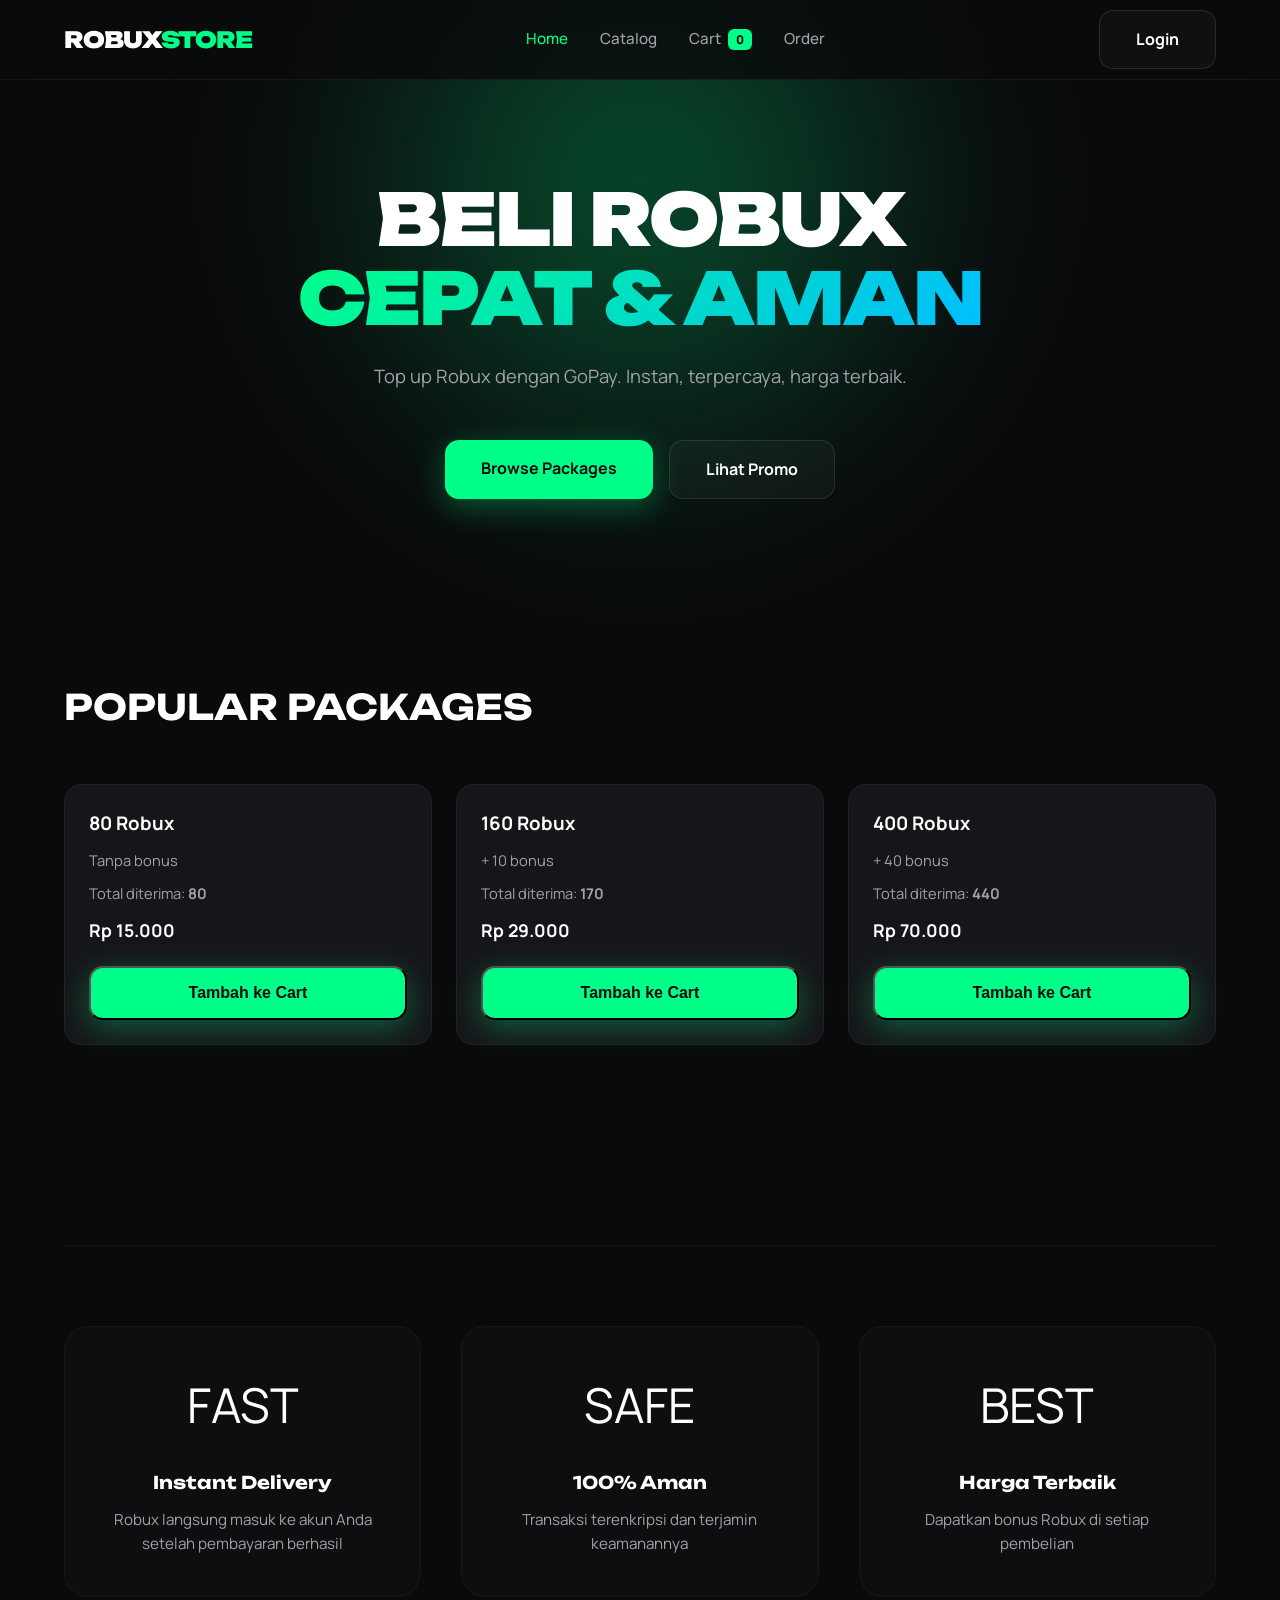
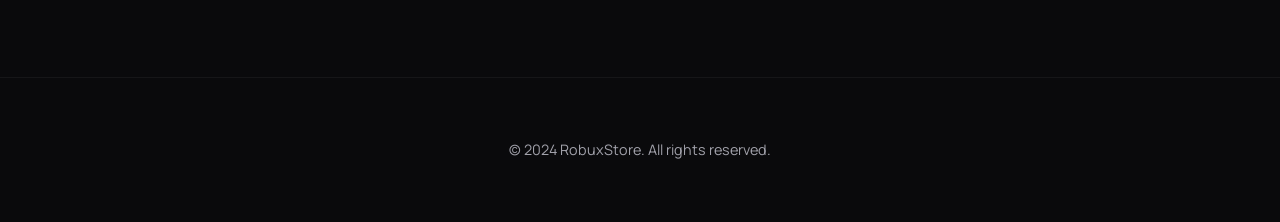
<file: index.html>
﻿<!DOCTYPE html>
<html lang="id" class="dark">
<head>
    <meta charset="UTF-8">
    <meta name="viewport" content="width=device-width, initial-scale=1.0">
    <title>RobuxStore - Beli Robux dengan GoPay</title>
    <link href="https://fonts.googleapis.com/css2?family=Manrope:wght@400;500;700&family=Unbounded:wght@400;700;900&display=swap" rel="stylesheet">
    <link rel="stylesheet" href="style.css">
</head>
<body>
    <!-- Noise Texture Overlay -->
    <div class="noise-overlay"></div>

    <!-- Navigation -->
    <nav class="navbar" id="navbar">
        <div class="nav-content">
            <a href="index.html" class="logo">ROBUX<span class="logo-accent">STORE</span></a>
            <div class="nav-links" id="navLinks">
                <a href="index.html" class="nav-link active">Home</a>
                <a href="catalog.html" class="nav-link">Catalog</a>
                <a href="cart.html" class="nav-link">
                    <span>Cart</span>
                    <span class="cart-badge" id="cartBadge">0</span>
                </a>
                <a href="order.html" class="nav-link">Order</a>
            </div>
            <div class="nav-auth" id="navAuth">
                <a href="login.html" class="btn-secondary">Login</a>
            </div>
        </div>
    </nav>

    <!-- Hero Section -->
    <section class="hero">
        <div class="hero-glow"></div>
        <div class="container">
            <div class="hero-content">
                <h1 class="hero-title" data-testid="hero-title">
                    BELI ROBUX<br>
                    <span class="gradient-text">CEPAT & AMAN</span>
                </h1>
                <p class="hero-subtitle">Top up Robux dengan GoPay. Instan, terpercaya, harga terbaik.</p>
                <div class="hero-buttons">
                    <a href="catalog.html" class="btn-primary" data-testid="browse-packages-btn">Browse Packages</a>
                    <a href="#popular" class="btn-secondary">Lihat Promo</a>
                </div>
            </div>
        </div>
    </section>

    <!-- Popular Packages -->
    <section class="packages-section" id="popular">
        <div class="container">
            <h2 class="section-title">Popular Packages</h2>
            <div class="packages-grid" id="popularPackages">
                <!-- Packages will be loaded here -->
                <div class="loading">Loading packages...</div>
            </div>
        </div>
    </section>

    <!-- Features -->
    <section class="features-section">
        <div class="container">
            <div class="features-grid">
                <div class="feature-card">
                    <div class="feature-icon">FAST</div>
                    <h3>Instant Delivery</h3>
                    <p>Robux langsung masuk ke akun Anda setelah pembayaran berhasil</p>
                </div>
                <div class="feature-card">
                    <div class="feature-icon">SAFE</div>
                    <h3>100% Aman</h3>
                    <p>Transaksi terenkripsi dan terjamin keamanannya</p>
                </div>
                <div class="feature-card">
                    <div class="feature-icon">BEST</div>
                    <h3>Harga Terbaik</h3>
                    <p>Dapatkan bonus Robux di setiap pembelian</p>
                </div>
            </div>
        </div>
    </section>

    <!-- Footer -->
    <footer class="footer">
        <div class="container">
            <p>&copy; 2024 RobuxStore. All rights reserved.</p>
        </div>
    </footer>

    <script src="script.js"></script>
    <script>
        // Load popular packages
        loadPopularPackages();
        updateNavAuth();
        updateCartBadge();
    </script>
</body>
</html>
</file>
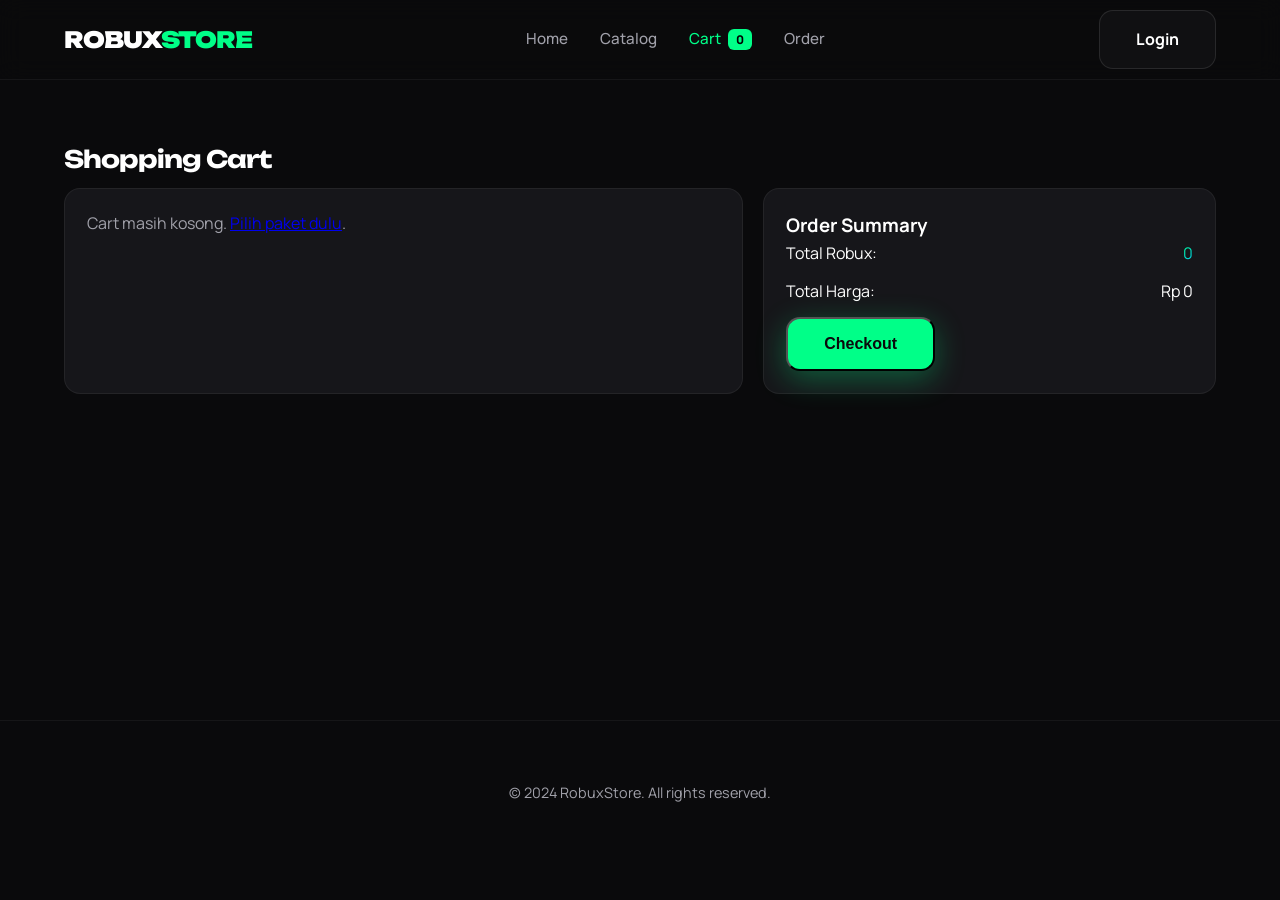
<file: cart.html>
<!DOCTYPE html>
<html lang="id" class="dark">
<head>
    <meta charset="UTF-8">
    <meta name="viewport" content="width=device-width, initial-scale=1.0">
    <title>Cart - RobuxStore</title>
    <link href="https://fonts.googleapis.com/css2?family=Manrope:wght@400;500;700&family=Unbounded:wght@400;700;900&display=swap" rel="stylesheet">
    <link rel="stylesheet" href="style.css">
</head>
<body>
    <div class="noise-overlay"></div>

    <nav class="navbar">
        <div class="nav-content">
            <a href="index.html" class="logo">ROBUX<span class="logo-accent">STORE</span></a>
            <div class="nav-links">
                <a href="index.html" class="nav-link">Home</a>
                <a href="catalog.html" class="nav-link">Catalog</a>
                <a href="cart.html" class="nav-link active">
                    <span>Cart</span>
                    <span class="cart-badge" id="cartBadge">0</span>
                </a>
                <a href="order.html" class="nav-link">Order</a>
            </div>
            <div class="nav-auth" id="navAuth">
                <a href="login.html" class="btn-secondary">Login</a>
            </div>
        </div>
    </nav>

    <section class="cart-section">
        <div class="container">
            <h1 class="page-title" data-testid="cart-title">Shopping Cart</h1>
            
            <div class="cart-container">
                <div class="cart-items" id="cartItems" data-testid="cart-items">
                    <div class="loading">Loading cart...</div>
                </div>
                
                <div class="cart-summary" data-testid="cart-summary">
                    <h3>Order Summary</h3>
                    <div class="summary-row">
                        <span>Total Robux:</span>
                        <span id="totalRobux" class="gradient-text">0</span>
                    </div>
                    <div class="summary-row">
                        <span>Total Harga:</span>
                        <span id="totalPrice">Rp 0</span>
                    </div>
                    <button class="btn-primary" id="checkoutBtn" data-testid="checkout-btn" onclick="proceedToCheckout()">Checkout</button>
                </div>
            </div>
        </div>
    </section>

    <footer class="footer">
        <div class="container">
            <p>&copy; 2024 RobuxStore. All rights reserved.</p>
        </div>
    </footer>

    <script src="script.js"></script>
    <script>
        loadCart();
        updateNavAuth();
        updateCartBadge();
    </script>
</body>
</html>
</file>
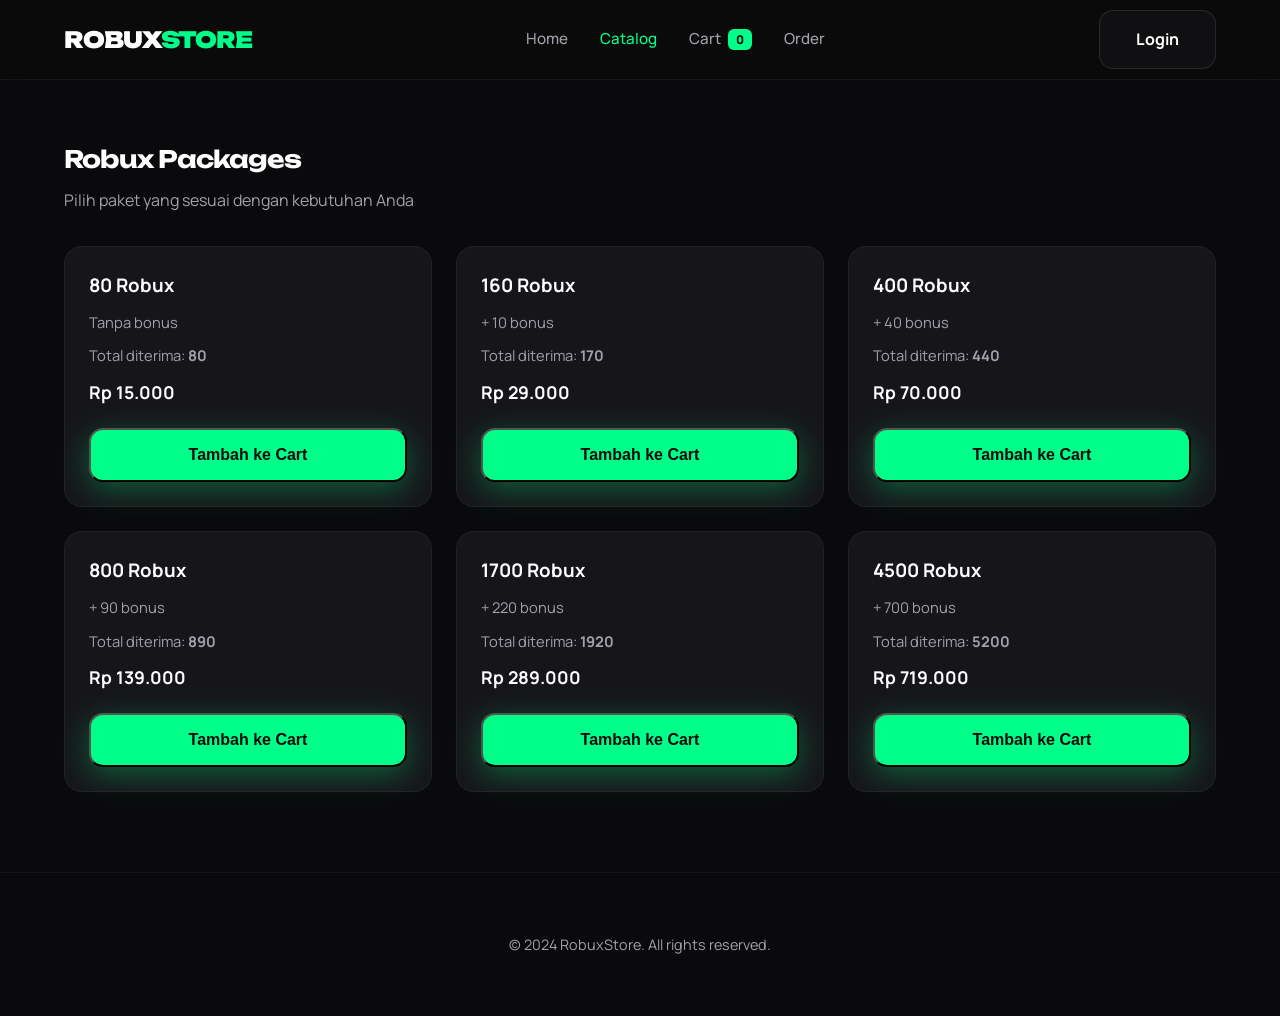
<file: catalog.html>
<!DOCTYPE html>
<html lang="id" class="dark">
<head>
    <meta charset="UTF-8">
    <meta name="viewport" content="width=device-width, initial-scale=1.0">
    <title>Catalog - RobuxStore</title>
    <link href="https://fonts.googleapis.com/css2?family=Manrope:wght@400;500;700&family=Unbounded:wght@400;700;900&display=swap" rel="stylesheet">
    <link rel="stylesheet" href="style.css">
</head>
<body>
    <div class="noise-overlay"></div>

    <nav class="navbar">
        <div class="nav-content">
            <a href="index.html" class="logo">ROBUX<span class="logo-accent">STORE</span></a>
            <div class="nav-links">
                <a href="index.html" class="nav-link">Home</a>
                <a href="catalog.html" class="nav-link active">Catalog</a>
                <a href="cart.html" class="nav-link">
                    <span>Cart</span>
                    <span class="cart-badge" id="cartBadge">0</span>
                </a>
                <a href="order.html" class="nav-link">Order</a>
            </div>
            <div class="nav-auth" id="navAuth">
                <a href="login.html" class="btn-secondary">Login</a>
            </div>
        </div>
    </nav>

    <section class="catalog-section">
        <div class="container">
            <div class="catalog-header">
                <h1 class="page-title" data-testid="catalog-title">Robux Packages</h1>
                <p class="page-subtitle">Pilih paket yang sesuai dengan kebutuhan Anda</p>
            </div>
            
            <div class="packages-grid" id="catalogPackages" data-testid="packages-grid">
                <div class="loading">Loading packages...</div>
            </div>
        </div>
    </section>

    <footer class="footer">
        <div class="container">
            <p>&copy; 2024 RobuxStore. All rights reserved.</p>
        </div>
    </footer>

    <script src="script.js"></script>
    <script>
        loadAllPackages();
        updateNavAuth();
        updateCartBadge();
    </script>
</body>
</html>
</file>
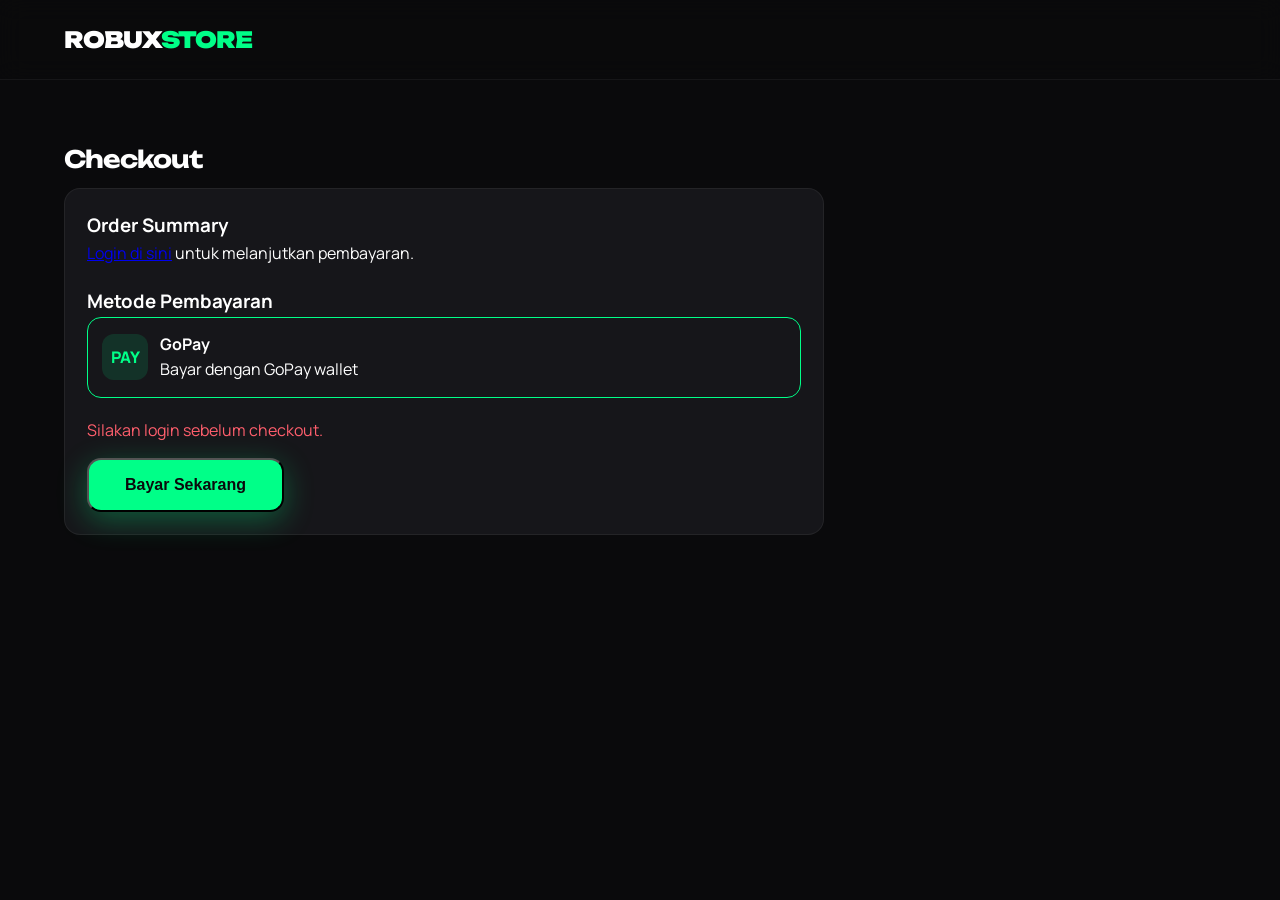
<file: checkout.html>
﻿<!DOCTYPE html>
<html lang="id" class="dark">
<head>
    <meta charset="UTF-8">
    <meta name="viewport" content="width=device-width, initial-scale=1.0">
    <title>Checkout - RobuxStore</title>
    <link href="https://fonts.googleapis.com/css2?family=Manrope:wght@400;500;700&family=Unbounded:wght@400;700;900&display=swap" rel="stylesheet">
    <link rel="stylesheet" href="style.css">
</head>
<body>
    <div class="noise-overlay"></div>

    <nav class="navbar">
        <div class="nav-content">
            <a href="index.html" class="logo">ROBUX<span class="logo-accent">STORE</span></a>
        </div>
    </nav>

    <section class="checkout-section">
        <div class="container">
            <h1 class="page-title" data-testid="checkout-title">Checkout</h1>
            
            <div class="checkout-container">
                <div class="checkout-card" id="checkoutContent">
                    <h3>Order Summary</h3>
                    <div id="orderSummary" data-testid="order-summary"></div>
                    
                    <div class="payment-method">
                        <h3>Metode Pembayaran</h3>
                        <div class="payment-option selected" data-testid="gopay-payment-option">
                            <div class="payment-icon">PAY</div>
                            <div>
                                <strong>GoPay</strong>
                                <p>Bayar dengan GoPay wallet</p>
                            </div>
                        </div>
                    </div>
                    
                    <div class="error-message" id="checkoutError"></div>
                    
                    <button class="btn-primary" id="payBtn" data-testid="pay-now-btn" onclick="processPayment()">Bayar Sekarang</button>
                </div>
                
                <div class="modal" id="paymentModal" style="display: none;">
                    <div class="modal-content" data-testid="payment-modal">
                        <div id="paymentModalBody"></div>
                    </div>
                </div>
            </div>
        </div>
    </section>

    <script src="script.js"></script>
    <script>
        loadCheckoutSummary();
        updateNavAuth();
    </script>
</body>
</html>
</file>
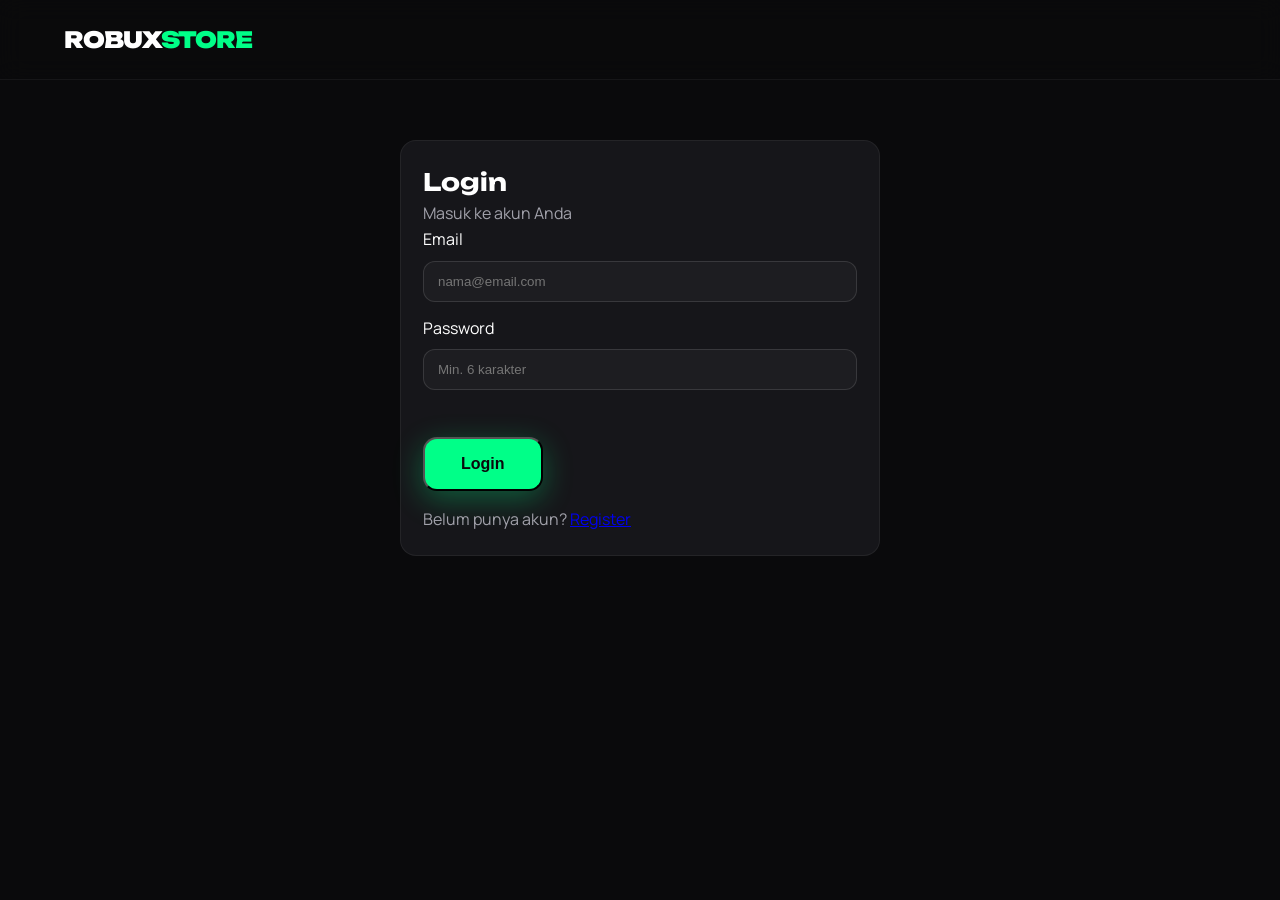
<file: login.html>
<!DOCTYPE html>
<html lang="id" class="dark">
<head>
    <meta charset="UTF-8">
    <meta name="viewport" content="width=device-width, initial-scale=1.0">
    <title>Login - RobuxStore</title>
    <link href="https://fonts.googleapis.com/css2?family=Manrope:wght@400;500;700&family=Unbounded:wght@400;700;900&display=swap" rel="stylesheet">
    <link rel="stylesheet" href="style.css">
</head>
<body>
    <div class="noise-overlay"></div>

    <nav class="navbar">
        <div class="nav-content">
            <a href="index.html" class="logo">ROBUX<span class="logo-accent">STORE</span></a>
        </div>
    </nav>

    <section class="auth-section">
        <div class="container">
            <div class="auth-container">
                <!-- Login Form -->
                <div class="auth-card" id="loginCard">
                    <h2 class="auth-title" data-testid="login-title">Login</h2>
                    <p class="auth-subtitle">Masuk ke akun Anda</p>
                    
                    <form id="loginForm" data-testid="login-form">
                        <div class="form-group">
                            <label for="loginEmail">Email</label>
                            <input type="email" id="loginEmail" data-testid="login-email" required placeholder="nama@email.com">
                        </div>
                        <div class="form-group">
                            <label for="loginPassword">Password</label>
                            <input type="password" id="loginPassword" data-testid="login-password" required placeholder="Min. 6 karakter">
                        </div>
                        <div class="error-message" id="loginError"></div>
                        <button type="submit" class="btn-primary" data-testid="login-submit-btn">Login</button>
                    </form>
                    
                    <p class="auth-switch">Belum punya akun? <a href="#" onclick="showRegister(); return false;">Register</a></p>
                </div>

                <!-- Register Form -->
                <div class="auth-card" id="registerCard" style="display: none;">
                    <h2 class="auth-title" data-testid="register-title">Register</h2>
                    <p class="auth-subtitle">Buat akun baru</p>
                    
                    <form id="registerForm" data-testid="register-form">
                        <div class="form-group">
                            <label for="registerName">Nama</label>
                            <input type="text" id="registerName" data-testid="register-name" required placeholder="Nama lengkap">
                        </div>
                        <div class="form-group">
                            <label for="registerEmail">Email</label>
                            <input type="email" id="registerEmail" data-testid="register-email" required placeholder="nama@email.com">
                        </div>
                        <div class="form-group">
                            <label for="registerPassword">Password</label>
                            <input type="password" id="registerPassword" data-testid="register-password" required placeholder="Min. 6 karakter">
                        </div>
                        <div class="error-message" id="registerError"></div>
                        <button type="submit" class="btn-primary" data-testid="register-submit-btn">Register</button>
                    </form>
                    
                    <p class="auth-switch">Sudah punya akun? <a href="#" onclick="showLogin(); return false;">Login</a></p>
                </div>
            </div>
        </div>
    </section>

    <script src="script.js"></script>
    <script>
        document.getElementById('loginForm').addEventListener('submit', handleLogin);
        document.getElementById('registerForm').addEventListener('submit', handleRegister);

        function showRegister() {
            document.getElementById('loginCard').style.display = 'none';
            document.getElementById('registerCard').style.display = 'block';
        }

        function showLogin() {
            document.getElementById('registerCard').style.display = 'none';
            document.getElementById('loginCard').style.display = 'block';
        }
    </script>
</body>
</html>
</file>
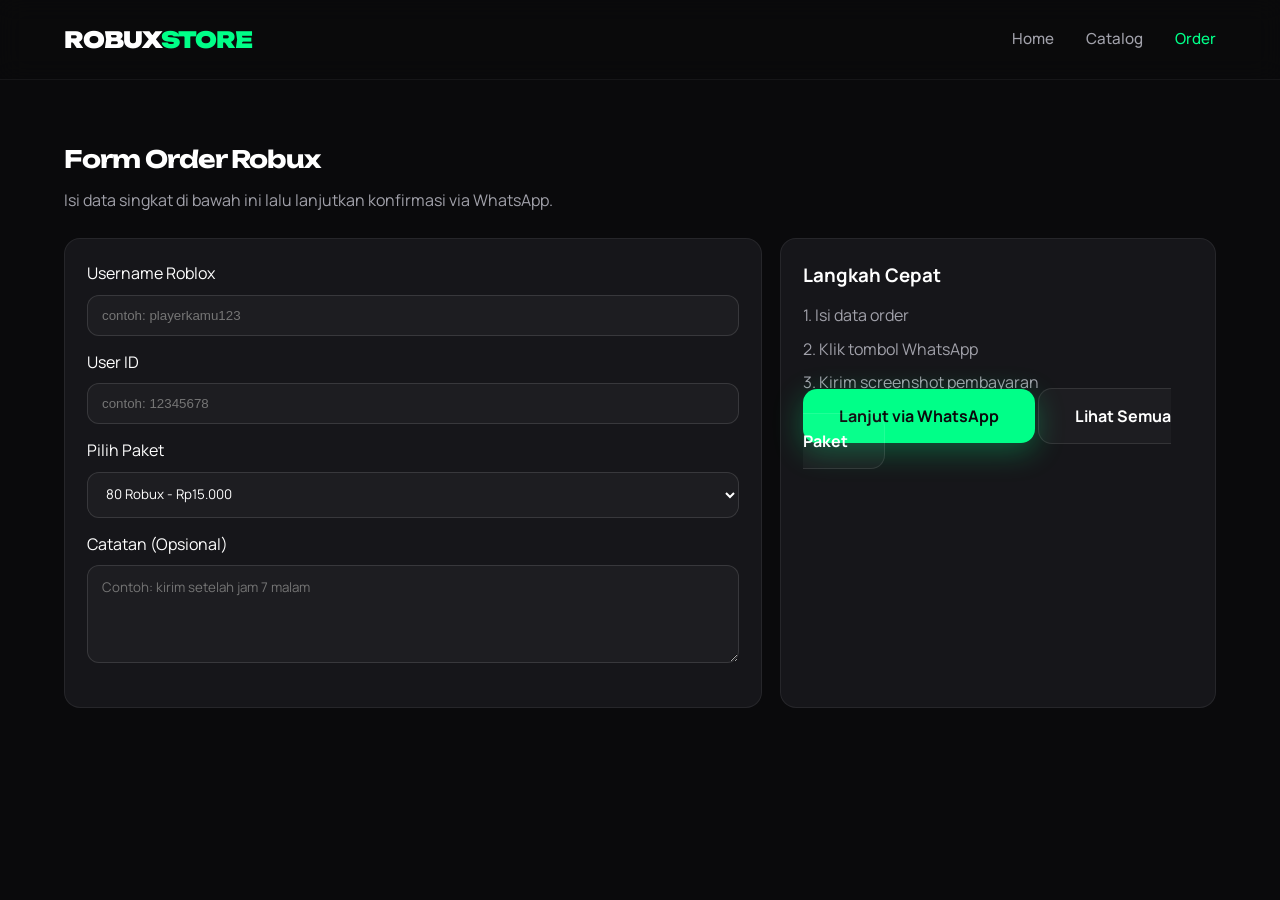
<file: order.html>
<!DOCTYPE html>
<html lang="id" class="dark">
<head>
    <meta charset="UTF-8">
    <meta name="viewport" content="width=device-width, initial-scale=1.0">
    <title>Order Robux - RobuxStore</title>
    <link href="https://fonts.googleapis.com/css2?family=Manrope:wght@400;500;700&family=Unbounded:wght@400;700;900&display=swap" rel="stylesheet">
    <link rel="stylesheet" href="style.css">
</head>
<body>
    <div class="noise-overlay"></div>

    <nav class="navbar">
        <div class="nav-content">
            <a href="index.html" class="logo">ROBUX<span class="logo-accent">STORE</span></a>
            <div class="nav-links">
                <a href="index.html" class="nav-link">Home</a>
                <a href="catalog.html" class="nav-link">Catalog</a>
                <a href="order.html" class="nav-link active">Order</a>
            </div>
        </div>
    </nav>

    <section class="order-section">
        <div class="container">
            <div class="order-hero">
                <h1 class="page-title">Form Order Robux</h1>
                <p class="page-subtitle">Isi data singkat di bawah ini lalu lanjutkan konfirmasi via WhatsApp.</p>
            </div>

            <div class="order-layout">
                <div class="order-form-card">
                    <div class="form-group">
                        <label for="username">Username Roblox</label>
                        <input id="username" type="text" placeholder="contoh: playerkamu123">
                    </div>
                    <div class="form-group">
                        <label for="uid">User ID</label>
                        <input id="uid" type="text" placeholder="contoh: 12345678">
                    </div>
                    <div class="form-group">
                        <label for="package">Pilih Paket</label>
                        <select id="package" class="ui-select">
                            <option>80 Robux - Rp15.000</option>
                            <option>160 Robux - Rp29.000</option>
                            <option>400 Robux - Rp70.000</option>
                            <option>800 Robux - Rp139.000</option>
                        </select>
                    </div>
                    <div class="form-group">
                        <label for="note">Catatan (Opsional)</label>
                        <textarea id="note" rows="4" placeholder="Contoh: kirim setelah jam 7 malam"></textarea>
                    </div>
                </div>

                <aside class="order-side-card">
                    <h3>Langkah Cepat</h3>
                    <p>1. Isi data order</p>
                    <p>2. Klik tombol WhatsApp</p>
                    <p>3. Kirim screenshot pembayaran</p>
                    <a class="btn-primary wa-btn" href="https://wa.me/6281234567890" target="_blank" rel="noopener noreferrer">Lanjut via WhatsApp</a>
                    <a class="btn-secondary" href="catalog.html">Lihat Semua Paket</a>
                </aside>
            </div>
        </div>
    </section>
</body>
</html>
</file>
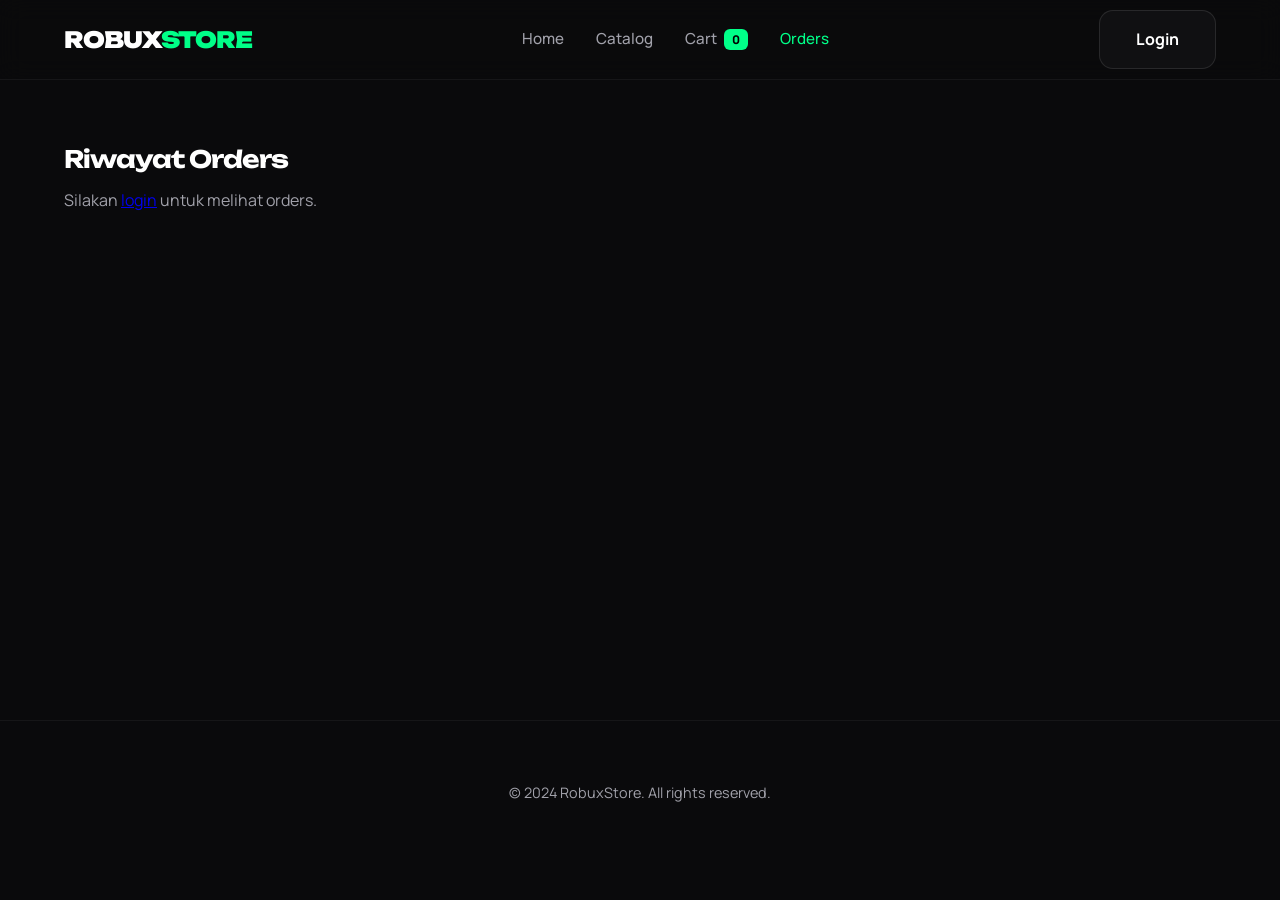
<file: orders.html>
<!DOCTYPE html>
<html lang="id" class="dark">
<head>
    <meta charset="UTF-8">
    <meta name="viewport" content="width=device-width, initial-scale=1.0">
    <title>Orders - RobuxStore</title>
    <link href="https://fonts.googleapis.com/css2?family=Manrope:wght@400;500;700&family=Unbounded:wght@400;700;900&display=swap" rel="stylesheet">
    <link rel="stylesheet" href="style.css">
</head>
<body>
    <div class="noise-overlay"></div>

    <nav class="navbar">
        <div class="nav-content">
            <a href="index.html" class="logo">ROBUX<span class="logo-accent">STORE</span></a>
            <div class="nav-links">
                <a href="index.html" class="nav-link">Home</a>
                <a href="catalog.html" class="nav-link">Catalog</a>
                <a href="cart.html" class="nav-link">
                    <span>Cart</span>
                    <span class="cart-badge" id="cartBadge">0</span>
                </a>
                <a href="orders.html" class="nav-link active">Orders</a>
            </div>
            <div class="nav-auth" id="navAuth">
                <a href="login.html" class="btn-secondary">Login</a>
            </div>
        </div>
    </nav>

    <section class="orders-section">
        <div class="container">
            <h1 class="page-title">Riwayat Orders</h1>
            <div class="orders-grid" id="ordersList">
                <div class="loading">Loading orders...</div>
            </div>
        </div>
    </section>

    <footer class="footer">
        <div class="container">
            <p>&copy; 2024 RobuxStore. All rights reserved.</p>
        </div>
    </footer>

    <script src="script.js"></script>
    <script>
        loadOrders();
        updateNavAuth();
        updateCartBadge();
    </script>
</body>
</html>
</file>
<file: style.css>
/* ROBUXSTORE MODERN DARK UI 
    Custom Properties & Variables 
*/
:root {
    --bg-dark: #0a0a0c;
    --card-bg: #16161a;
    --accent: #00ff88; 
    --accent-glow: rgba(0, 255, 136, 0.3);
    --text-main: #ffffff;
    --text-dim: #a1a1aa;
    --gradient: linear-gradient(135deg, #00ff88 0%, #00bdff 100%);
    --nav-height: 80px;
}

/* 1. Global Reset */
* {
    margin: 0;
    padding: 0;
    box-sizing: border-box;
}

html {
    scroll-behavior: smooth;
}

body {
    background-color: var(--bg-dark);
    color: var(--text-main);
    font-family: 'Manrope', sans-serif;
    overflow-x: hidden;
    line-height: 1.6;
}

/* 2. Overlays & Layout */
.noise-overlay {
    position: fixed;
    top: 0; left: 0;
    width: 100%; height: 100%;
    background: url('https://grainy-gradients.vercel.app/noise.svg');
    opacity: 0.05;
    pointer-events: none;
    z-index: 9999;
}

.container {
    max-width: 1200px;
    margin: 0 auto;
    padding: 0 24px;
}

/* 3. Navigation Bar */
.navbar {
    position: fixed;
    top: 0; width: 100%;
    height: var(--nav-height);
    z-index: 1000;
    background: rgba(10, 10, 12, 0.8);
    backdrop-filter: blur(12px);
    -webkit-backdrop-filter: blur(12px);
    border-bottom: 1px solid rgba(255,255,255,0.05);
    display: flex;
    align-items: center;
}

.nav-content {
    display: flex;
    justify-content: space-between;
    align-items: center;
    width: 100%;
}

.logo {
    font-family: 'Unbounded', sans-serif;
    font-weight: 900;
    font-size: 1.4rem;
    text-decoration: none;
    color: #fff;
    letter-spacing: -1px;
}

.logo-accent {
    color: var(--accent);
}

.nav-links {
    display: flex;
    gap: 2rem;
}

.nav-link {
    text-decoration: none;
    color: var(--text-dim);
    font-weight: 500;
    font-size: 0.95rem;
    transition: 0.3s ease;
}

.nav-link:hover, .nav-link.active {
    color: var(--accent);
}

.cart-badge {
    background: var(--accent);
    color: #000;
    padding: 2px 8px;
    border-radius: 6px;
    font-size: 0.75rem;
    font-weight: 800;
    margin-left: 4px;
}

/* 4. Hero Section */
.hero {
    position: relative;
    padding: 180px 0 100px;
    text-align: center;
}

.hero-glow {
    position: absolute;
    top: 30%; left: 50%;
    transform: translate(-50%, -50%);
    width: 60vw; height: 60vw;
    background: radial-gradient(circle, var(--accent-glow) 0%, transparent 70%);
    filter: blur(80px);
    z-index: -1;
    pointer-events: none;
}

.hero-title {
    font-family: 'Unbounded', sans-serif;
    font-size: clamp(2.5rem, 8vw, 4.5rem);
    line-height: 1.1;
    margin-bottom: 1.5rem;
    font-weight: 900;
    letter-spacing: -2px;
}

/* FIX: Perbaikan Gradient Text */
.gradient-text {
    background: var(--gradient);
    background-clip: text;
    -webkit-background-clip: text;
    -webkit-text-fill-color: transparent;
    display: inline-block;
}

.hero-subtitle {
    color: var(--text-dim);
    font-size: 1.15rem;
    max-width: 550px;
    margin: 0 auto 3rem;
}

/* 5. Buttons */
.hero-buttons {
    display: flex;
    justify-content: center;
    gap: 16px;
    flex-wrap: wrap;
}

.btn-primary, .btn-secondary {
    padding: 16px 36px;
    border-radius: 14px;
    text-decoration: none;
    font-weight: 700;
    font-size: 1rem;
    transition: all 0.3s cubic-bezier(0.4, 0, 0.2, 1);
}

.btn-primary {
    background: var(--accent);
    color: #0a0a0c;
    box-shadow: 0 8px 30px var(--accent-glow);
}

.btn-primary:hover {
    transform: translateY(-3px);
    box-shadow: 0 12px 40px var(--accent-glow);
    background: #fff;
}

.btn-secondary {
    background: rgba(255,255,255,0.03);
    color: #fff;
    border: 1px solid rgba(255,255,255,0.1);
}

.btn-secondary:hover {
    background: rgba(255,255,255,0.08);
    border-color: var(--accent);
}

/* 6. Sections (Packages & Features) */
.packages-section, .features-section {
    padding: 80px 0;
}

.section-title {
    font-family: 'Unbounded', sans-serif;
    margin-bottom: 3rem;
    font-size: clamp(1.5rem, 4vw, 2.2rem);
    text-transform: uppercase;
}

.packages-grid {
    display: grid;
    grid-template-columns: repeat(auto-fit, minmax(280px, 1fr));
    gap: 24px;
}

.loading {
    color: var(--text-dim);
    font-style: italic;
}

/* 7. Features Styling */
.features-grid {
    display: grid;
    grid-template-columns: repeat(auto-fit, minmax(280px, 1fr));
    gap: 40px;
    margin-top: 40px;
    border-top: 1px solid rgba(255,255,255,0.05);
    padding-top: 80px;
}

.feature-card {
    background: rgba(255,255,255,0.02);
    padding: 40px 30px;
    border-radius: 24px;
    text-align: center;
    border: 1px solid rgba(255,255,255,0.03);
    transition: 0.3s;
}

.feature-card:hover {
    background: rgba(255,255,255,0.05);
    border-color: var(--accent);
}

.feature-icon {
    font-size: 3rem;
    margin-bottom: 1.5rem;
    display: block;
}

.feature-card h3 {
    font-family: 'Unbounded', sans-serif;
    font-size: 1.1rem;
    margin-bottom: 12px;
}

.feature-card p {
    color: var(--text-dim);
    font-size: 0.95rem;
}

/* 8. Footer */
.footer {
    padding: 60px 0;
    text-align: center;
    border-top: 1px solid rgba(255,255,255,0.05);
    color: var(--text-dim);
    font-size: 0.9rem;
}

/* Responsive */
@media (max-width: 768px) {
    .nav-links {
        display: none; /* Kamu bisa buat hamburger menu nanti */
    }
    .hero {
        padding: 140px 0 60px;
    }
}

/* Additional page styles */
.nav-content {
    max-width: 1200px;
    margin: 0 auto;
    padding: 0 24px;
}

.nav-auth {
    display: flex;
    align-items: center;
    gap: 12px;
}

.user-chip {
    color: var(--text-main);
    padding: 8px 12px;
    border-radius: 999px;
    background: rgba(255, 255, 255, 0.06);
    font-size: 0.85rem;
}

.catalog-section,
.cart-section,
.checkout-section,
.auth-section,
.orders-section {
    padding: 140px 0 80px;
    min-height: 80vh;
}

.catalog-header {
    margin-bottom: 32px;
}

.page-title {
    font-family: 'Unbounded', sans-serif;
    letter-spacing: -1px;
    margin-bottom: 10px;
}

.page-subtitle {
    color: var(--text-dim);
}

.package-card {
    background: var(--card-bg);
    border: 1px solid rgba(255, 255, 255, 0.05);
    border-radius: 18px;
    padding: 24px;
    display: flex;
    flex-direction: column;
    gap: 10px;
}

.package-bonus,
.package-total {
    color: var(--text-dim);
    font-size: 0.92rem;
}

.package-price {
    font-size: 1.1rem;
    font-weight: 700;
    margin-bottom: 12px;
}

.cart-container {
    display: grid;
    gap: 20px;
    grid-template-columns: 1.5fr 1fr;
}

.cart-items,
.cart-summary,
.checkout-card,
.auth-card,
.order-card {
    background: var(--card-bg);
    border: 1px solid rgba(255, 255, 255, 0.06);
    border-radius: 16px;
    padding: 22px;
}

.cart-item {
    display: flex;
    justify-content: space-between;
    align-items: center;
    gap: 16px;
    border-bottom: 1px solid rgba(255, 255, 255, 0.07);
    padding: 16px 0;
}

.cart-item:first-child {
    padding-top: 0;
}

.cart-item:last-child {
    border-bottom: 0;
    padding-bottom: 0;
}

.cart-actions {
    display: flex;
    align-items: center;
    gap: 10px;
}

.qty-btn {
    background: rgba(255, 255, 255, 0.08);
    color: white;
    border: 0;
    width: 30px;
    height: 30px;
    border-radius: 8px;
    cursor: pointer;
}

.summary-row {
    display: flex;
    justify-content: space-between;
    gap: 10px;
    margin-bottom: 12px;
}

.summary-divider {
    border: 0;
    border-top: 1px solid rgba(255, 255, 255, 0.12);
    margin: 14px 0;
}

.checkout-container {
    max-width: 760px;
}

.payment-method {
    margin: 20px 0;
}

.payment-option {
    border: 1px solid rgba(255, 255, 255, 0.08);
    border-radius: 14px;
    padding: 14px;
    display: flex;
    gap: 12px;
    align-items: center;
}

.payment-option.selected {
    border-color: var(--accent);
}

.payment-icon {
    width: 46px;
    height: 46px;
    border-radius: 12px;
    display: grid;
    place-content: center;
    background: rgba(0, 255, 136, 0.12);
    color: var(--accent);
    font-weight: 800;
}

.auth-container {
    max-width: 480px;
    margin: 0 auto;
}

.auth-title {
    font-family: 'Unbounded', sans-serif;
}

.auth-subtitle,
.auth-switch,
.empty-state {
    color: var(--text-dim);
}

.auth-switch {
    margin-top: 16px;
}

.form-group {
    margin-bottom: 14px;
}

.form-group label {
    display: block;
    margin-bottom: 8px;
}

.form-group input {
    width: 100%;
    border: 1px solid rgba(255, 255, 255, 0.12);
    background: rgba(255, 255, 255, 0.03);
    color: white;
    border-radius: 12px;
    padding: 12px 14px;
}

.form-group input:focus {
    outline: none;
    border-color: var(--accent);
}

.error-message {
    color: #ff5f6d;
    margin: 8px 0 14px;
    min-height: 1.2em;
}

.modal {
    position: fixed;
    inset: 0;
    background: rgba(0, 0, 0, 0.7);
    display: none;
    align-items: center;
    justify-content: center;
    padding: 20px;
    z-index: 2000;
}

.modal-content {
    width: min(560px, 100%);
    background: var(--card-bg);
    border: 1px solid rgba(255, 255, 255, 0.09);
    border-radius: 16px;
    padding: 24px;
}

.success-icon {
    width: 64px;
    height: 64px;
    border-radius: 50%;
    display: grid;
    place-content: center;
    background: rgba(0, 255, 136, 0.14);
    color: var(--accent);
    font-weight: 900;
    margin-bottom: 10px;
}

.orders-grid {
    display: grid;
    grid-template-columns: repeat(auto-fit, minmax(250px, 1fr));
    gap: 16px;
}

.order-card h3 {
    margin-bottom: 8px;
}

.order-card p {
    color: var(--text-dim);
    margin-bottom: 4px;
}

@media (max-width: 900px) {
    .cart-container {
        grid-template-columns: 1fr;
    }
}

.order-section {
    padding: 140px 0 80px;
    min-height: 80vh;
}

.order-hero {
    margin-bottom: 24px;
}

.order-layout {
    display: grid;
    grid-template-columns: 1.6fr 1fr;
    gap: 18px;
}

.order-form-card,
.order-side-card {
    background: var(--card-bg);
    border: 1px solid rgba(255, 255, 255, 0.07);
    border-radius: 16px;
    padding: 22px;
}

.order-side-card h3 {
    margin-bottom: 12px;
}

.order-side-card p {
    color: var(--text-dim);
    margin-bottom: 8px;
}

.ui-select,
textarea {
    width: 100%;
    border: 1px solid rgba(255, 255, 255, 0.12);
    background: rgba(255, 255, 255, 0.03);
    color: white;
    border-radius: 12px;
    padding: 12px 14px;
    font-family: inherit;
}

.ui-select:focus,
textarea:focus {
    outline: none;
    border-color: var(--accent);
}

.wa-btn {
    width: 100%;
    text-align: center;
    margin: 12px 0;
}

.order-side-card .btn-secondary {
    width: 100%;
    text-align: center;
}

@media (max-width: 900px) {
    .order-layout {
        grid-template-columns: 1fr;
    }
}

.status-badge {
    display: inline-block;
    padding: 6px 12px;
    border-radius: 999px;
    font-size: 0.82rem;
    font-weight: 700;
    margin-bottom: 10px;
}

.status-badge.pending {
    background: rgba(255, 184, 0, 0.18);
    color: #ffd166;
}

.status-badge.success {
    background: rgba(0, 255, 136, 0.14);
    color: var(--accent);
}

.modal-note {
    color: var(--text-dim);
    margin-bottom: 14px;
}

.payment-block {
    border: 1px solid rgba(255, 255, 255, 0.08);
    border-radius: 12px;
    padding: 12px;
    margin-bottom: 10px;
    background: rgba(255, 255, 255, 0.02);
}

.payment-block p {
    color: var(--text-dim);
    font-size: 0.85rem;
    margin-bottom: 4px;
}

.pay-number {
    font-size: 1.05rem;
    letter-spacing: 0.5px;
}

.countdown-text {
    color: var(--text-dim);
    margin: 14px 0;
}

.modal-actions {
    display: flex;
    gap: 10px;
    flex-wrap: wrap;
}

.modal-actions .btn-primary,
.modal-actions .btn-secondary {
    text-align: center;
}

.modal-actions .btn-primary[disabled] {
    opacity: 0.6;
    cursor: not-allowed;
}
</file>
